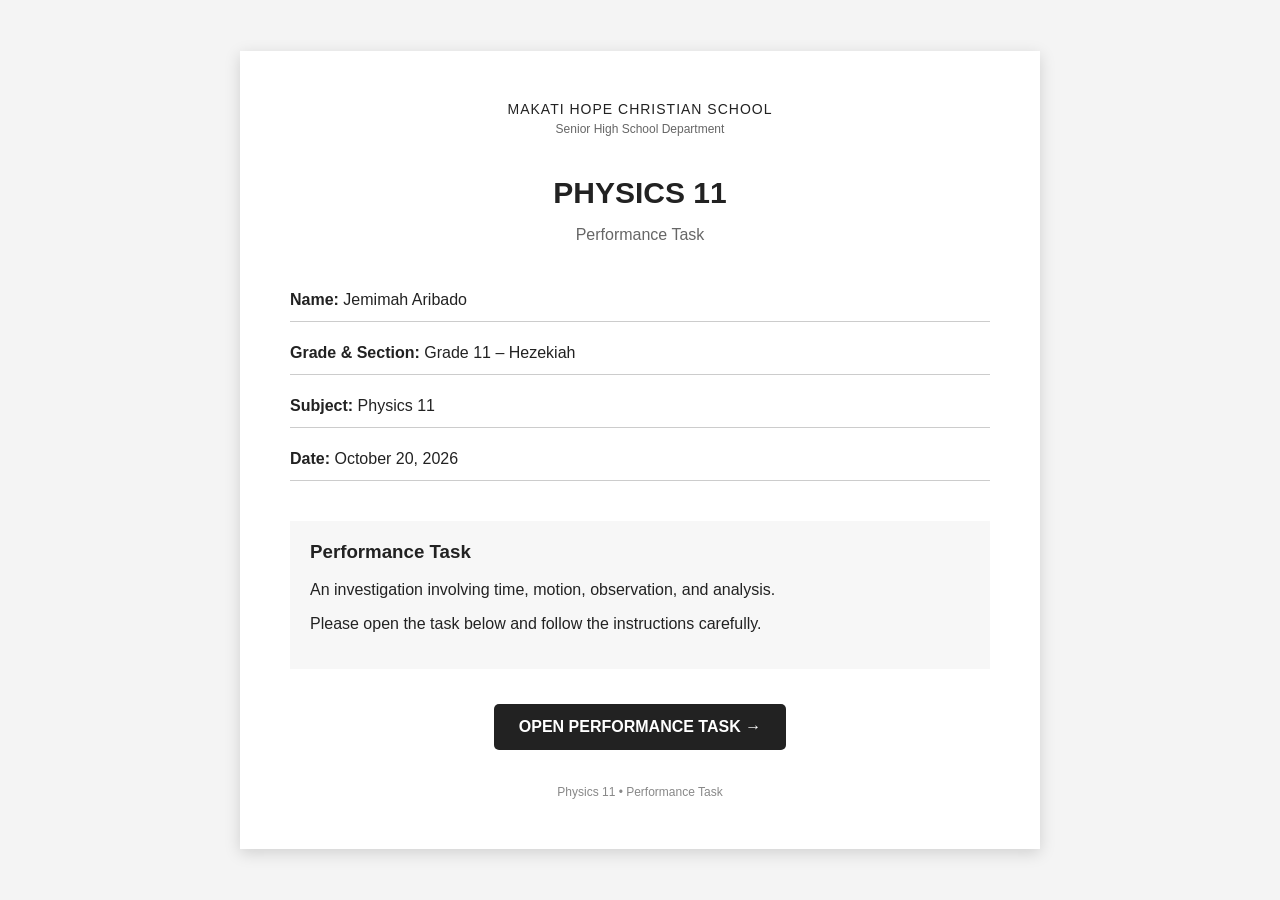
<file: index.html>
<!DOCTYPE html>
<html lang="en">

<head>

    <meta charset="UTF-8">

    <meta name="viewport" content="width=device-width, initial-scale=1.0">

    <title>Physics 11 - Performance Task</title>

    <link rel="stylesheet" href="style.css">

</head>


<body>

    <div class="paper">

        <div class="school">
            MAKATI HOPE CHRISTIAN SCHOOL
        </div>

        <div class="department">
            Senior High School Department
        </div>


        <h1>PHYSICS 11</h1>

        <p class="subtitle">
            Performance Task
        </p>


        <div class="details">

            <div class="line">
                <strong>Name:</strong> Jemimah Aribado
            </div>

            <div class="line">
                <strong>Grade & Section:</strong> Grade 11 – Hezekiah
            </div>

            <div class="line">
                <strong>Subject:</strong> Physics 11
            </div>

            <div class="line">
                <strong>Date:</strong> October 20, 2026
            </div>

        </div>


        <div class="instructions">

            <h3>Performance Task</h3>

            <p>
                An investigation involving time, motion,
                observation, and analysis.
            </p>

            <p>
                Please open the task below and follow
                the instructions carefully.
            </p>

        </div>


        <a href="surprise.html" class="open-button">
            OPEN PERFORMANCE TASK →
        </a>


        <div class="footer">
            Physics 11 • Performance Task
        </div>

    </div>

</body>

</html>
</file>
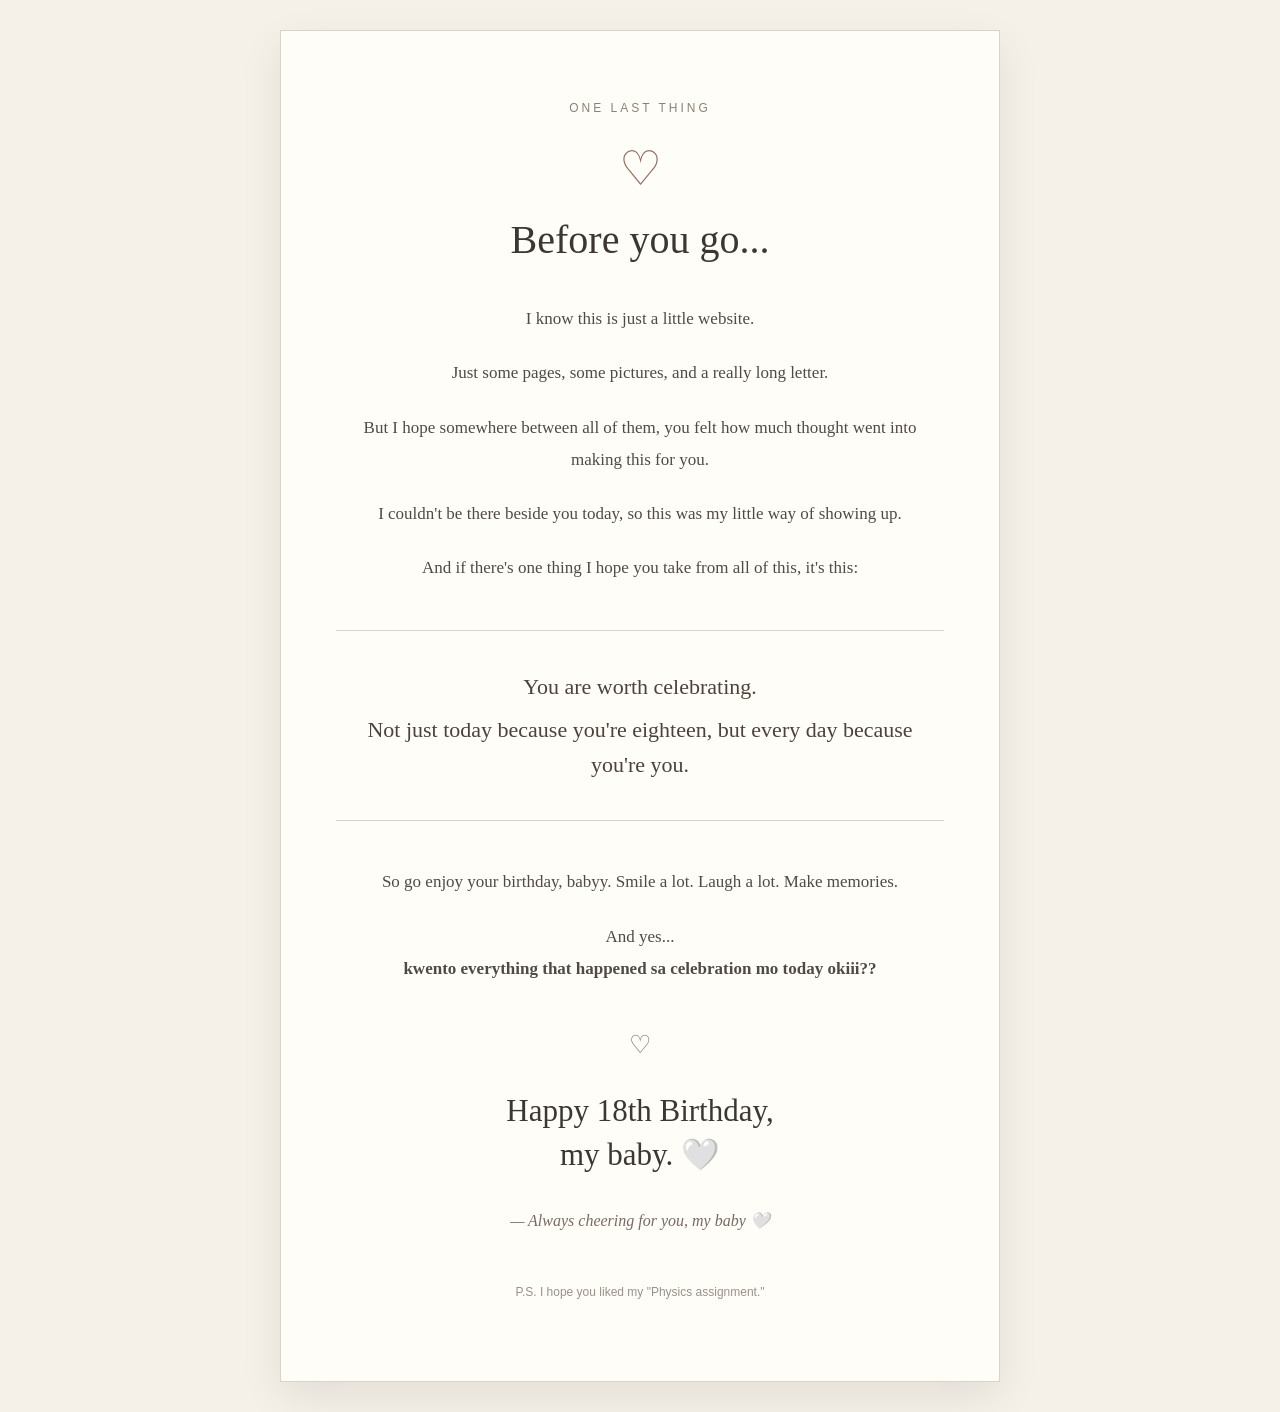
<file: final.html>
<!DOCTYPE html>
<html lang="en">

<head>

    <meta charset="UTF-8">

    <meta name="viewport" content="width=device-width, initial-scale=1.0">

    <title>One Last Thing 🤍</title>

    <link rel="stylesheet" href="final.css">

</head>


<body>

    <main class="final-page">

        <p class="small-label">
            ONE LAST THING
        </p>


        <div class="heart">
            ♡
        </div>


        <h1>
            Before you go...
        </h1>


        <p class="message">
            I know this is just a little website.
        </p>


        <p class="message">
            Just some pages, some pictures,
            and a really long letter.
        </p>


        <p class="message">
            But I hope somewhere between all of them,
            you felt how much thought went into making this
            for you.
        </p>


        <p class="message">
            I couldn't be there beside you today,
            so this was my little way of showing up.
        </p>


        <p class="message">
            And if there's one thing I hope you take
            from all of this, it's this:
        </p>


        <div class="main-message">

            <p>
                You are worth celebrating.
            </p>

            <p>
                Not just today because you're eighteen,
                but every day because you're you.
            </p>

        </div>


        <p class="message">
            So go enjoy your birthday, babyy.
            Smile a lot. Laugh a lot.
            Make memories.
        </p>


        <p class="message">
            And yes...
            <br>
            <strong>kwento everything that happened sa celebration mo today okiii?? </strong>
        </p>


        <div class="divider">
            ♡
        </div>


        <h2>
            Happy 18th Birthday,
            <br>
            my baby. 🤍
        </h2>


        <p class="ending">
            — Always cheering for you, my baby 🤍
        </p>


        <p class="tiny-note">
            P.S. I hope you liked my "Physics assignment." 
        </p>

    </main>

</body>

</html>
</file>
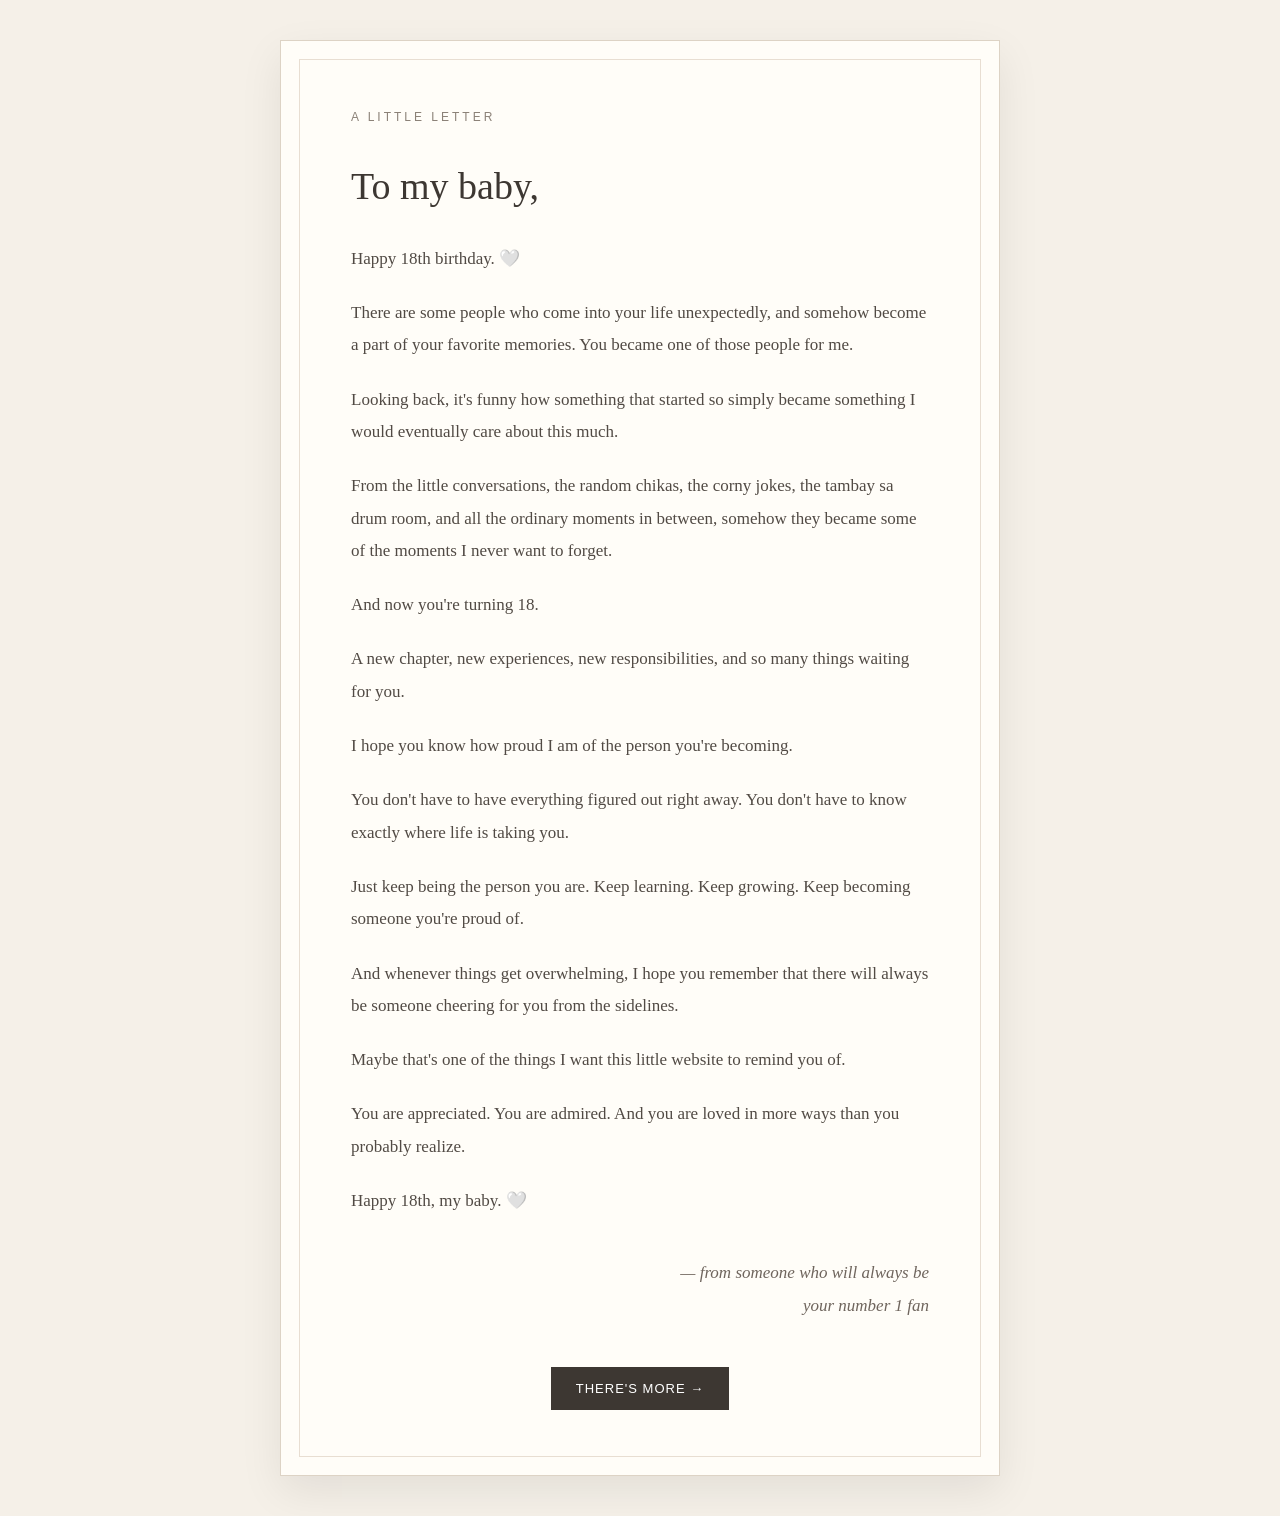
<file: letter.html>
<!DOCTYPE html>
<html lang="en">

<head>

    <meta charset="UTF-8">

    <meta name="viewport" content="width=device-width, initial-scale=1.0">

    <title>A Little Letter 🤍</title>

    <link rel="stylesheet" href="letter.css">

</head>


<body>

    <main class="letter-page">

        <article class="letter">

            <p class="label">
                A LITTLE LETTER
            </p>


            <h1>
                To my baby,
            </h1>


            <p>
                Happy 18th birthday. 🤍
            </p>


            <p>
                There are some people who come into your life
                unexpectedly, and somehow become a part of
                your favorite memories. You became one of those
                people for me.
            </p>


            <p>
                Looking back, it's funny how something that
                started so simply became something I would
                eventually care about this much.
            </p>


            <p>
                From the little conversations, the random chikas,
                the corny jokes, the tambay sa drum room, and all the ordinary
                moments in between, somehow they became some
                of the moments I never want to forget.
            </p>


            <p>
                And now you're turning 18.
            </p>


            <p>
                A new chapter, new experiences, new responsibilities,
                and so many things waiting for you.
            </p>


            <p>
                I hope you know how proud I am of the person
                you're becoming.
            </p>


            <p>
                You don't have to have everything figured out
                right away. You don't have to know exactly where
                life is taking you.
            </p>


            <p>
                Just keep being the person you are.
                Keep learning. Keep growing. Keep becoming
                someone you're proud of.
            </p>


            <p>
                And whenever things get overwhelming,
                I hope you remember that there will always be
                someone cheering for you from the sidelines.
            </p>


            <p>
                Maybe that's one of the things I want this little
                website to remind you of.
            </p>


            <p>
                You are appreciated.
                You are admired.
                And you are loved in more ways than you probably
                realize.
            </p>


            <p>
                Happy 18th, my baby. 🤍
            </p>


            <p class="signature">
                — from someone who will always be<br>
                your number 1 fan
            </p>


            <a href="photos.html" class="next-button">
                THERE'S MORE → 
            </a>

        </article>

    </main>

</body>

</html>
</file>
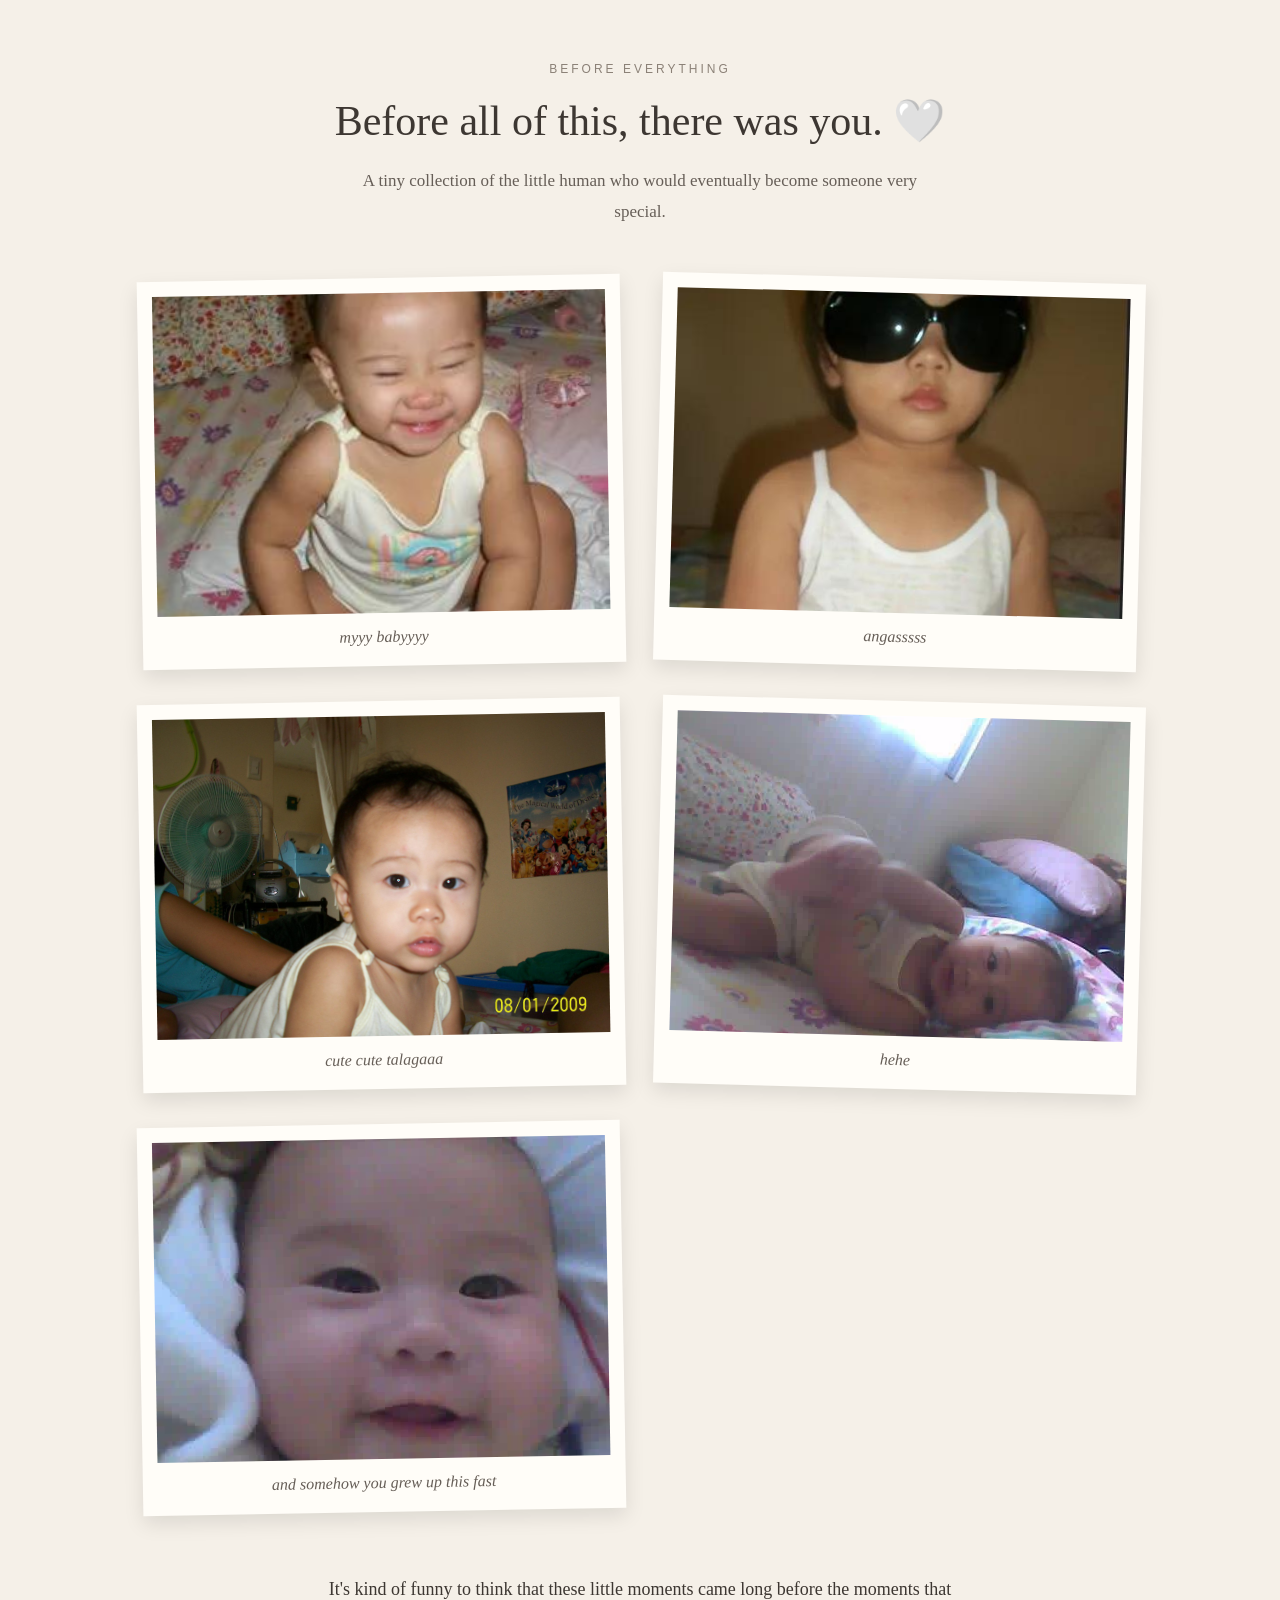
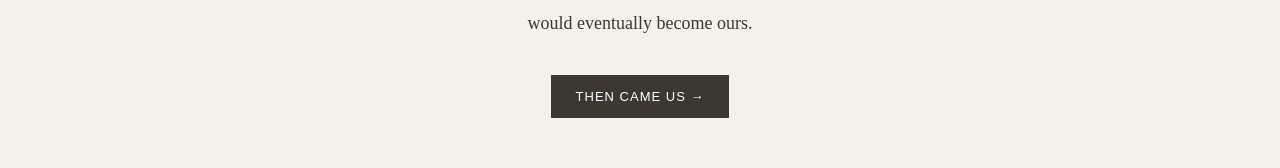
<file: photos.html>
<!DOCTYPE html>
<html lang="en">

<head>

    <meta charset="UTF-8">

    <meta name="viewport" content="width=device-width, initial-scale=1.0">

    <title>A Little Piece of You 🤍</title>

    <link rel="stylesheet" href="photos.css">

</head>


<body>

    <main class="photo-page">

        <p class="label">
            BEFORE EVERYTHING
        </p>


        <h1>
            Before all of this,
            there was you. 🤍
        </h1>


        <p class="intro">
            A tiny collection of the little human
            who would eventually become someone
            very special.
        </p>


        <section class="photo-grid">

            <div class="photo-card">

                <img src="images/BP1.jpg" alt="Baby photo 1">

                <p>
                    myyy babyyyy
                </p>

            </div>


            <div class="photo-card">

                <img src="images/BP2.jpg" alt="Baby photo 2">

                <p>
                    angasssss
                </p>

            </div>


            <div class="photo-card">

                <img src="images/BP3.jpg" alt="Baby photo 3">

                <p>
                    cute cute talagaaa
                </p>

            </div>


            <div class="photo-card">

                <img src="images/BP4.jpg" alt="Baby photo 4">

                <p>
                    hehe
                </p>

            </div>


            <div class="photo-card">

                <img src="images/BP5.jpg" alt="Baby photo 5">

                <p>
                    and somehow you grew up this fast
                </p>

            </div>

        </section>


        <p class="closing">
            It's kind of funny to think that these
            little moments came long before the moments
            that would eventually become ours.
        </p>


        <a href="us.html" class="next-button">
            THEN CAME US → 
        </a>

    </main>

</body>

</html>
</file>
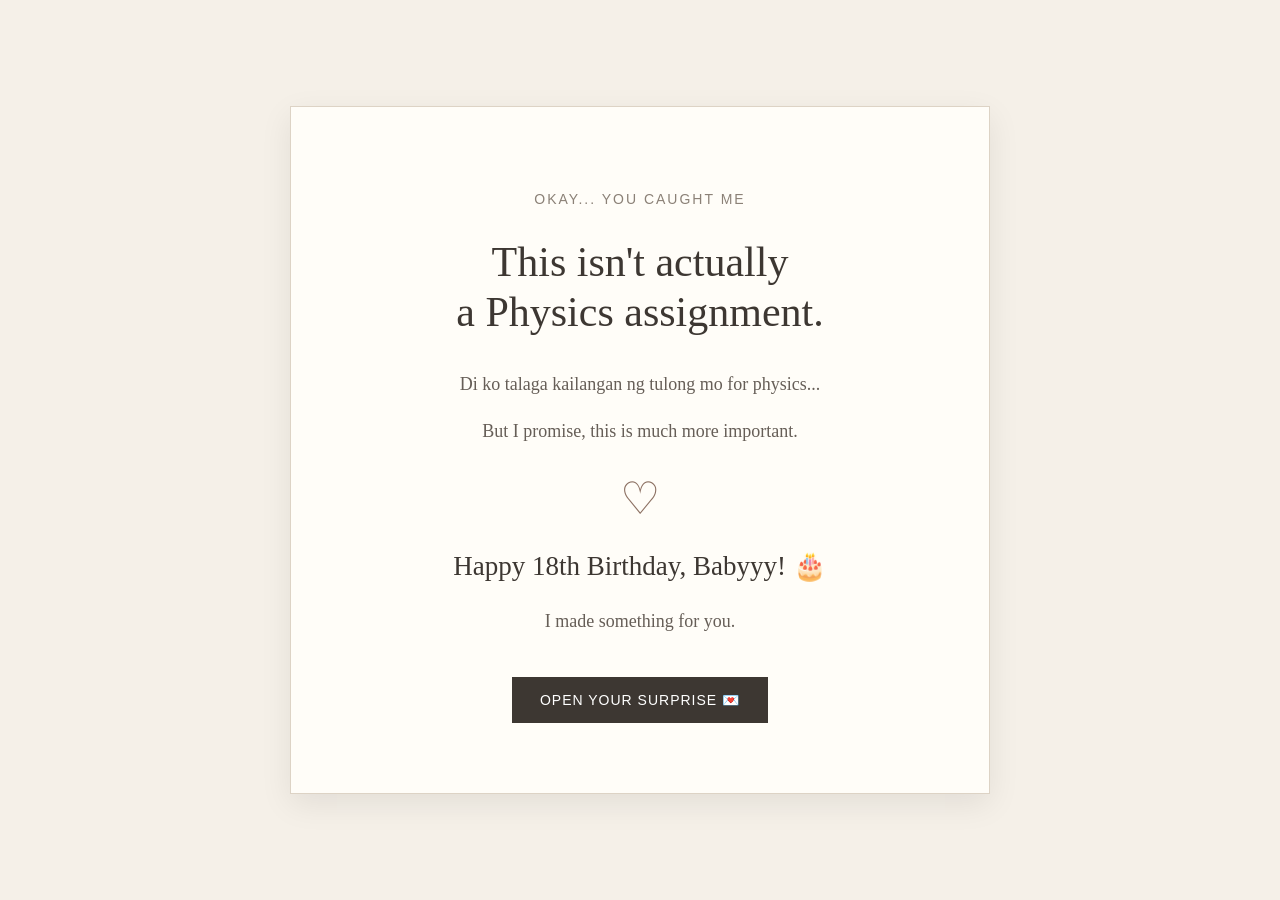
<file: surprise.html>
<!DOCTYPE html>
<html lang="en">

<head>

    <meta charset="UTF-8">

    <meta name="viewport" content="width=device-width, initial-scale=1.0">

    <title>Okay... You Caught Me 🤍</title>

    <link rel="stylesheet" href="surprise.css">

</head>


<body>

    <main class="surprise-page">

        <p class="small-text">
            okay... you caught me 
        </p>


        <h1>
            This isn't actually<br>
            a Physics assignment.
        </h1>


        <p class="message">
            Di ko talaga kailangan ng tulong mo for physics...
        </p>


        <p class="message">
            But I promise, this is much more important.
        </p>


        <div class="heart">
            ♡
        </div>


        <h2>
            Happy 18th Birthday, Babyyy! 🎂
        </h2>


        <p class="message">
            I made something for you.
        </p>


        <a href="letter.html" class="open-button">
            OPEN YOUR SURPRISE 💌
        </a>

    </main>

</body>

</html>
</file>
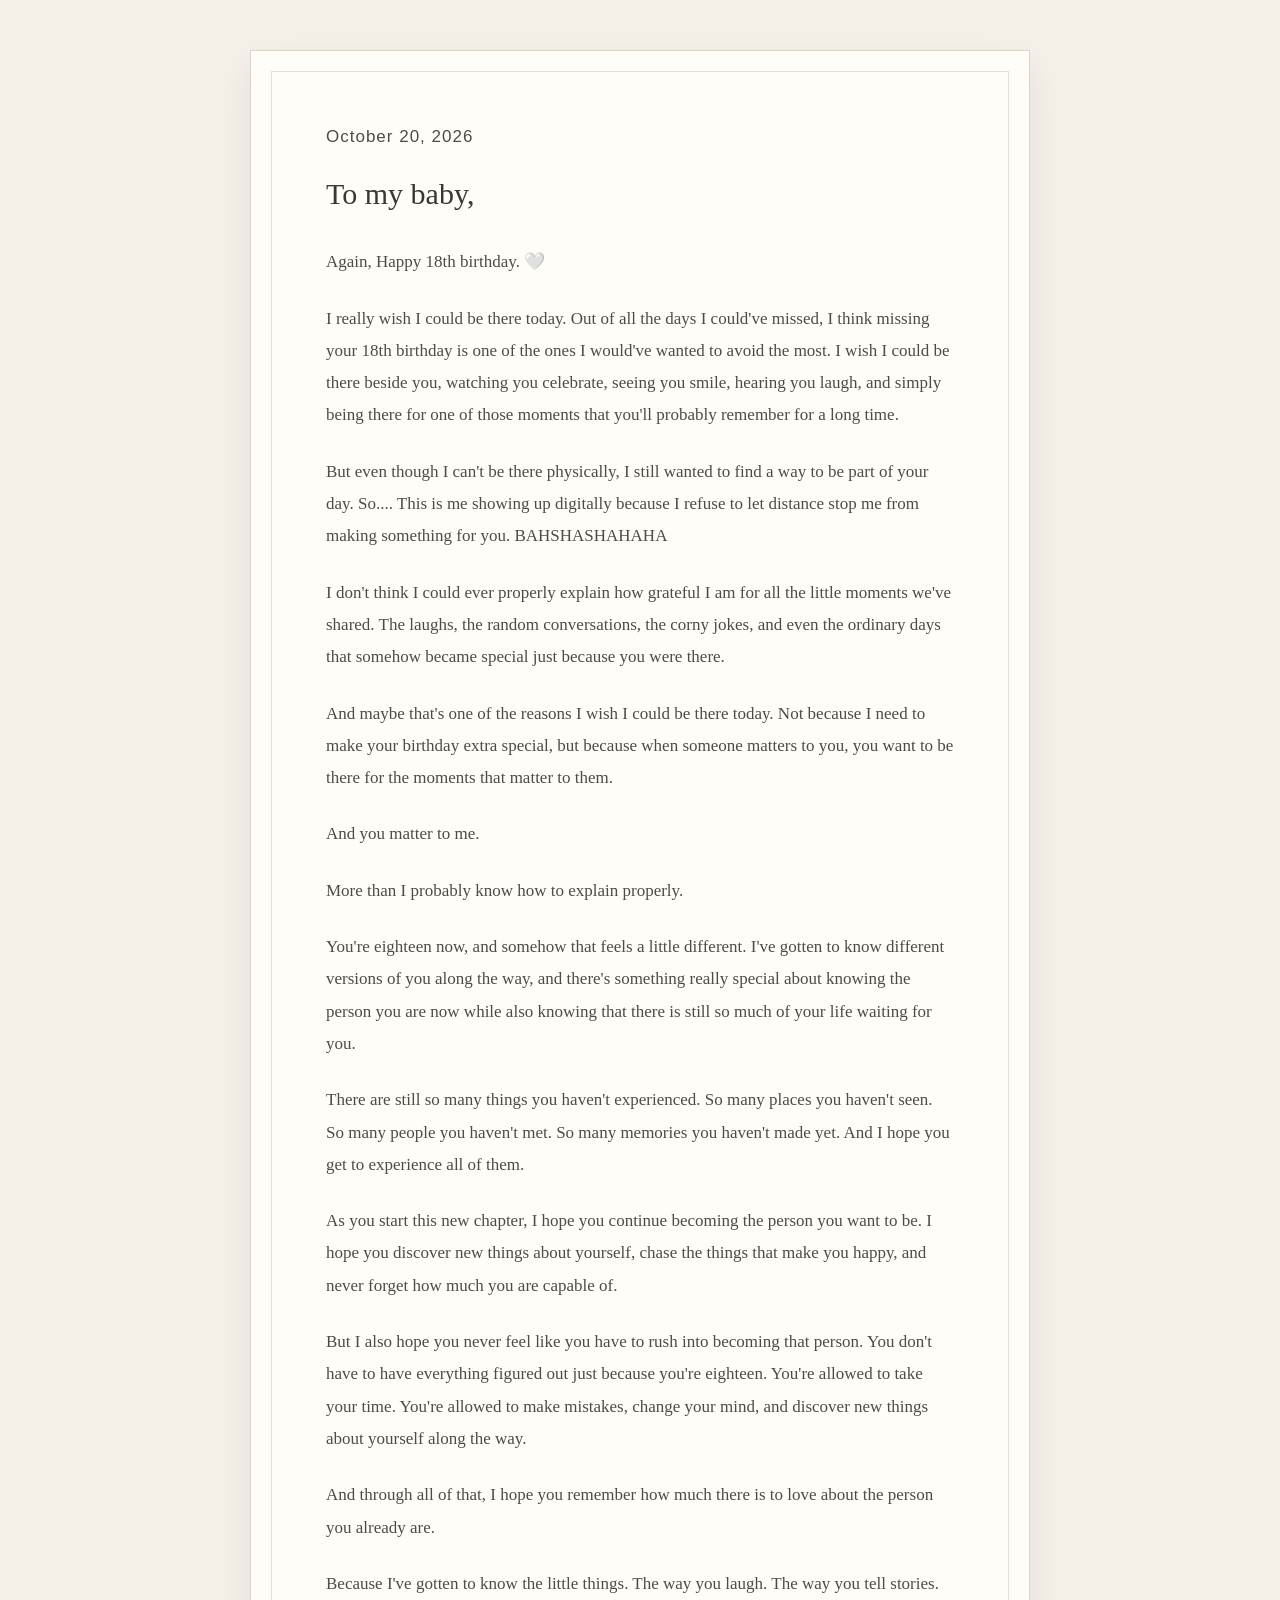
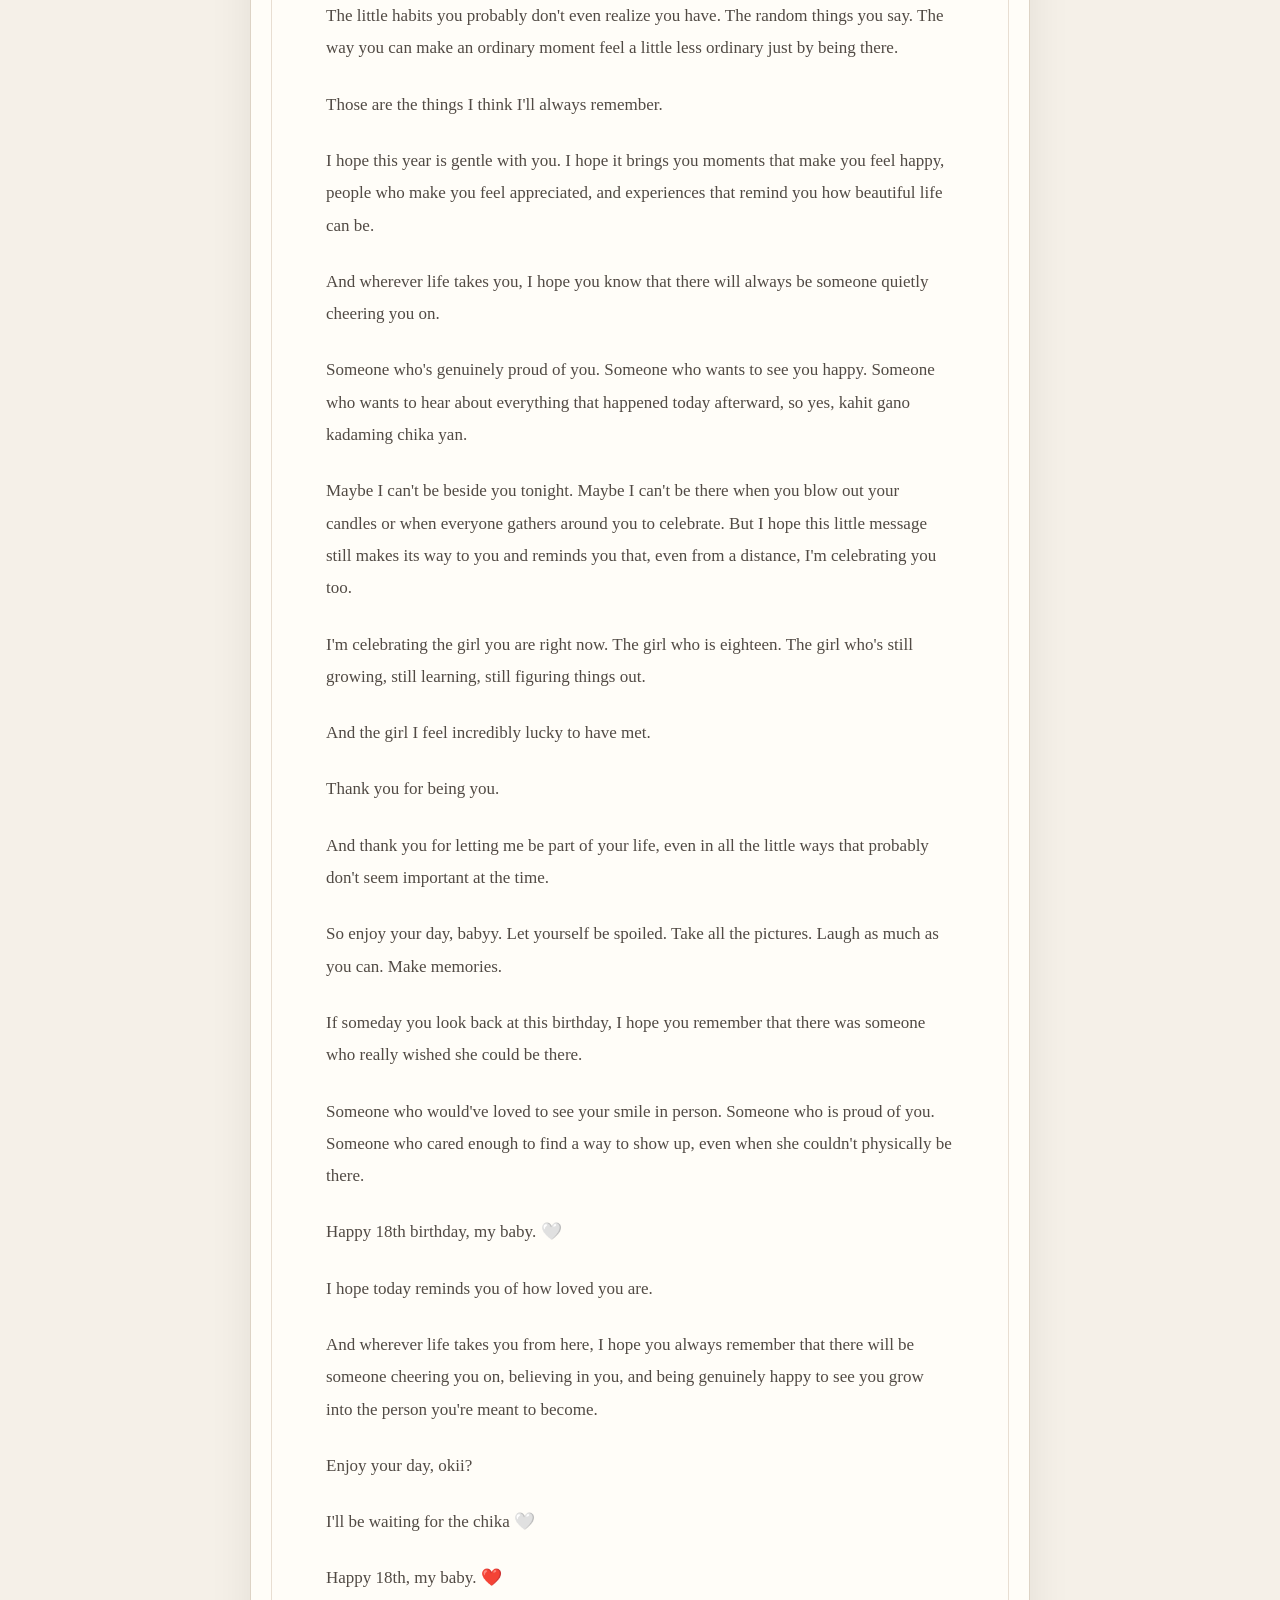
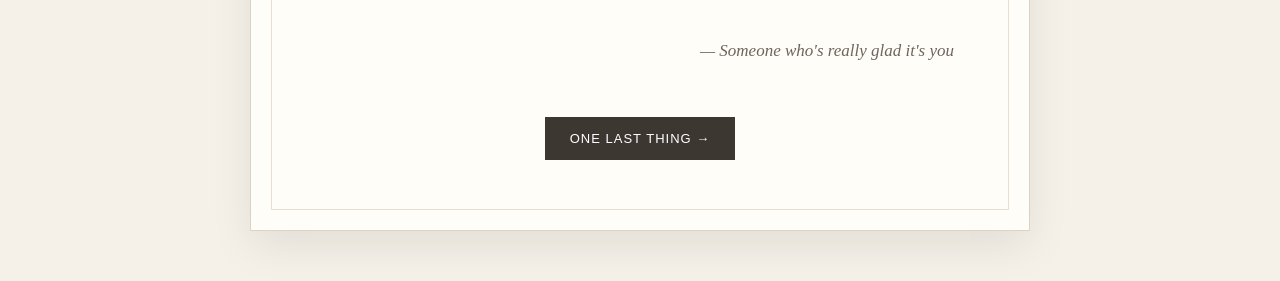
<file: sweet.html>
<!DOCTYPE html>
<html lang="en">

<head>

    <meta charset="UTF-8">

    <meta name="viewport" content="width=device-width, initial-scale=1.0">

    <title>For My Baby 🤍</title>

    <link rel="stylesheet" href="sweet.css">

</head>


<body>

    <main class="sweet-page">

        <article class="sweet-letter">

            <p class="letter-date">
                October 20, 2026
            </p>


            <h3>
                To my baby,
            </h3>


            <p>
                Again, Happy 18th birthday. 🤍
            </p>



            <p>
                I really wish I could be there today.
                Out of all the days I could've missed, I think
                missing your 18th birthday is one of the ones
                I would've wanted to avoid the most. I wish I
                could be there beside you, watching you celebrate,
                seeing you smile, hearing you laugh, and simply
                being there for one of those moments that you'll
                probably remember for a long time.
            </p>


            <p>
                But even though I can't be there physically,
                I still wanted to find a way to be part of your day.
                So.... This is me showing up digitally because
                I refuse to let distance stop me from
                making something for you. BAHSHASHAHAHA
            </p>


            <p>
                I don't think I could ever properly explain
                how grateful I am for all the little moments
                we've shared. The laughs, the random conversations,
                the corny jokes, and even the ordinary days that
                somehow became special just because you were there.
            </p>


            <p>
                And maybe that's one of the reasons I wish I could
                be there today. Not because I need to make your
                birthday extra special, but because when someone matters
                to you, you want to be there for the moments that
                matter to them.
            </p>


            <p>
                And you matter to me.
            </p>


            <p>
                More than I probably know how to explain properly.
            </p>


            <p>
                You're eighteen now, and somehow that feels a little
                different. I've gotten to know different versions of
                you along the way, and there's something really special
                about knowing the person you are now while also knowing
                that there is still so much of your life waiting for you.
            </p>


            <p>
                There are still so many things you haven't experienced.
                So many places you haven't seen. So many people you
                haven't met. So many memories you haven't made yet.
                And I hope you get to experience all of them.
            </p>


            <p>
                As you start this new chapter, I hope you continue
                becoming the person you want to be. I hope you discover
                new things about yourself, chase the things that make
                you happy, and never forget how much you are capable of.
            </p>


            <p>
                But I also hope you never feel like you have to rush
                into becoming that person. You don't have to have
                everything figured out just because you're eighteen.
                You're allowed to take your time. You're allowed to
                make mistakes, change your mind, and discover new
                things about yourself along the way.
            </p>


            <p>
                And through all of that, I hope you remember how much
                there is to love about the person you already are.
            </p>


            <p>
                Because I've gotten to know the little things.
                The way you laugh. The way you tell stories.
                The little habits you probably don't even realize
                you have. The random things you say. The way you can
                make an ordinary moment feel a little less ordinary
                just by being there.
            </p>


            <p>
                Those are the things I think I'll always remember.
            </p>


            <p>
                I hope this year is gentle with you. I hope it brings
                you moments that make you feel happy, people who make
                you feel appreciated, and experiences that remind you
                how beautiful life can be.
            </p>


            <p>
                And wherever life takes you, I hope you know that
                there will always be someone quietly cheering you on.
            </p>


            <p>
                Someone who's genuinely proud of you.
                Someone who wants to see you happy.
                Someone who wants to hear about everything that
                happened today afterward, so yes, kahit gano kadaming chika yan.
            </p>


            <p>
                Maybe I can't be beside you tonight. Maybe I can't
                be there when you blow out your candles or when
                everyone gathers around you to celebrate.
                But I hope this little message still makes its way
                to you and reminds you that, even from a distance,
                I'm celebrating you too.
            </p>


            <p>
                I'm celebrating the girl you are right now.
                The girl who is eighteen. The girl who's still
                growing, still learning, still figuring things out.
            </p>


            <p>
                And the girl I feel incredibly lucky to have met.
            </p>


            <p>
                Thank you for being you.
            </p>


            <p>
                And thank you for letting me be part of your life,
                even in all the little ways that probably don't
                seem important at the time.
            </p>


            <p>
                So enjoy your day, babyy.
                Let yourself be spoiled. Take all the pictures.
                Laugh as much as you can. Make memories.
            </p>


            <p>
                If someday you look back at this birthday, I hope
                you remember that there was someone who really wished
                she could be there.
            </p>


            <p>
                Someone who would've loved to see your smile in person.
                Someone who is proud of you.
                Someone who cared enough to find a way to show up,
                even when she couldn't physically be there.
            </p>


            <p>
                Happy 18th birthday, my baby. 🤍
            </p>


            <p>
                I hope today reminds you of how loved you are.
            </p>


            <p>
                And wherever life takes you from here, I hope you
                always remember that there will be someone cheering
                you on, believing in you, and being genuinely happy
                to see you grow into the person you're meant to become.
            </p>


            <p>
                Enjoy your day, okii?
            </p>


            <p>
                I'll be waiting for the chika 🤍
            </p>


            <p>
                Happy 18th, my baby. ❤️
            </p>


            <p class="letter-signature">
                — Someone who's really glad it's you
            </p>


            <a href="final.html" class="next-button">
                ONE LAST THING →
            </a>

        </article>

    </main>

</body>

</html>
</file>
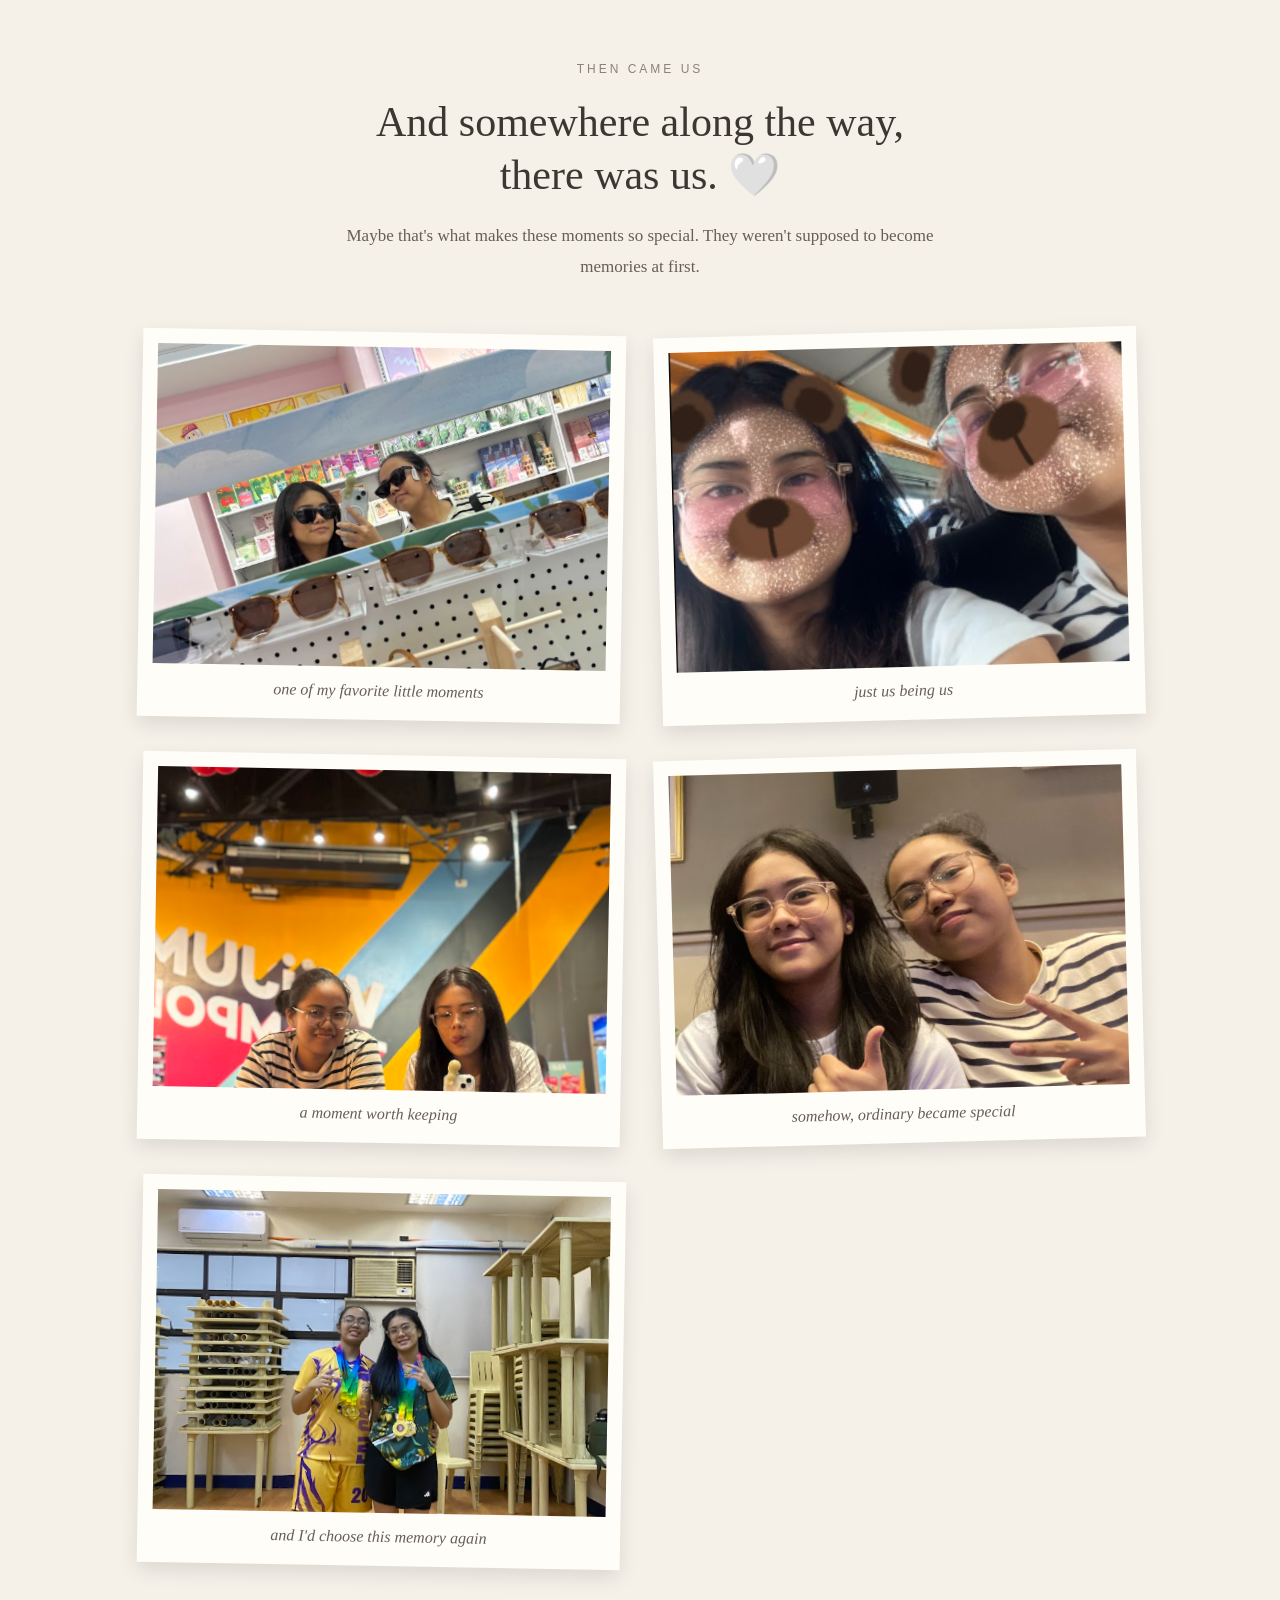
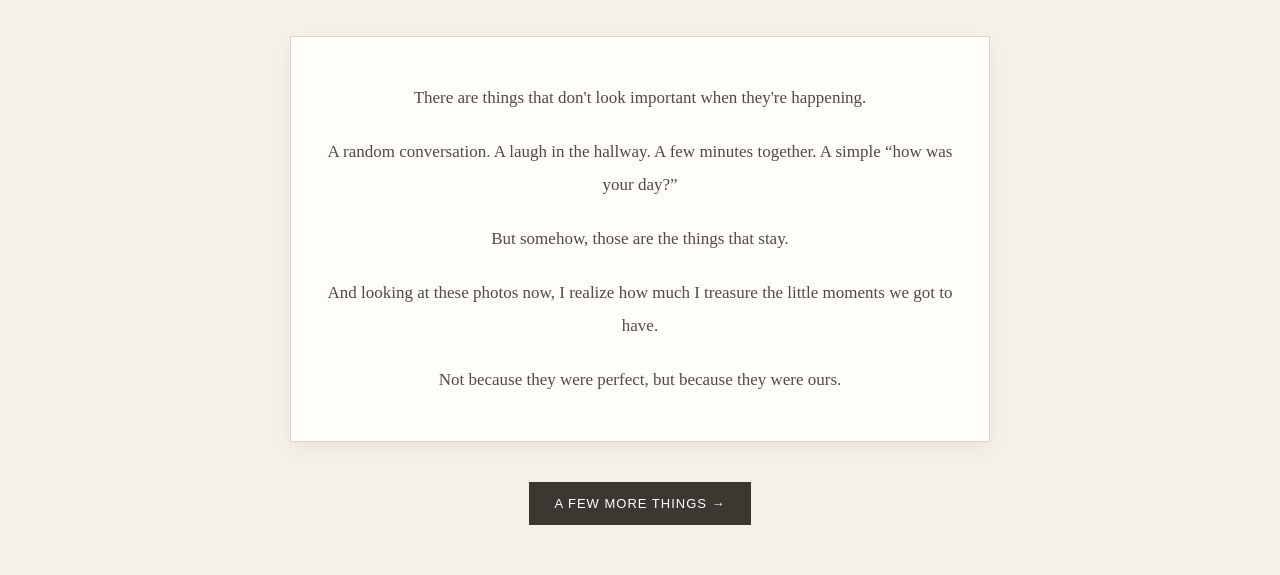
<file: us.html>
<!DOCTYPE html>
<html lang="en">

<head>

    <meta charset="UTF-8">

    <meta name="viewport" content="width=device-width, initial-scale=1.0">

    <title>Then Came Us 🤍</title>

    <link rel="stylesheet" href="us.css">

</head>


<body>

    <main class="us-page">

        <p class="label">
            THEN CAME US
        </p>


        <h1>
            And somewhere along the way,<br>
            there was us. 🤍
        </h1>


        <p class="intro">
            Maybe that's what makes these moments
            so special. They weren't supposed to become
            memories at first.
        </p>


        <section class="memory-grid">

            <div class="memory-card">

                <img src="images/mirror2.png" alt="A photo of us">

                <p>
                    one of my favorite little moments
                </p>

            </div>


            <div class="memory-card">

                <img src="images/bear.png" alt="A photo of us">

                <p>
                    just us being us
                </p>

            </div>


            <div class="memory-card">

                <img src="images/mirror.png" alt="A photo of us">

                <p>
                    a moment worth keeping
                </p>

            </div>


            <div class="memory-card">

                <img src="images/pic.png" alt="A photo of us">

                <p>
                    somehow, ordinary became special
                </p>

            </div>


            <div class="memory-card">

                <img src="images/intrams.png" alt="A photo of us">

                <p>
                    and I'd choose this memory again
                </p>

            </div>

        </section>


        <div class="letter-section">

            <p>
                There are things that don't look important
                when they're happening.
            </p>

            <p>
                A random conversation.
                A laugh in the hallway.
                A few minutes together.
                A simple “how was your day?”
            </p>

            <p>
                But somehow, those are the things that stay.
            </p>

            <p>
                And looking at these photos now,
                I realize how much I treasure the little
                moments we got to have.
            </p>

            <p>
                Not because they were perfect,
                but because they were ours.
            </p>

        </div>


        <a href="sweet.html" class="next-button">
            A FEW MORE THINGS → 
        </a>

    </main>

</body>

</html>
</file>
<file: style.css>
* {
    box-sizing: border-box;
}

body {
    margin: 0;
    padding: 40px 20px;

    min-height: 100vh;

    background: #f4f4f4;

    color: #222;

    font-family: Arial, sans-serif;

    display: flex;
    justify-content: center;
    align-items: center;
}

.paper {
    width: 100%;
    max-width: 800px;

    background: white;

    padding: 50px;

    box-shadow: 0 4px 15px rgba(0, 0, 0, 0.15);
}

.school {
    text-align: center;

    font-size: 14px;

    letter-spacing: 1px;

    margin-bottom: 5px;
}

.department {
    text-align: center;

    font-size: 12px;

    color: #666;

    margin-bottom: 40px;
}

h1 {
    text-align: center;

    font-size: 30px;

    margin-bottom: 5px;
}

.subtitle {
    text-align: center;

    color: #666;

    margin-bottom: 40px;
}

.details {
    line-height: 2;

    margin-bottom: 40px;
}

.line {
    border-bottom: 1px solid #ccc;

    padding-bottom: 5px;

    margin-bottom: 15px;
}

.instructions {
    background: #f7f7f7;

    padding: 20px;

    margin-bottom: 35px;
}

.instructions h3 {
    margin-top: 0;
}

.open-button {
    display: block;

    width: fit-content;

    margin: auto;

    padding: 14px 25px;

    background: #222;

    color: white;

    text-decoration: none;

    border-radius: 5px;

    font-weight: bold;

    transition: 0.2s;
}

.open-button:hover {
    background: #555;
}

.footer {
    text-align: center;

    margin-top: 35px;

    font-size: 12px;

    color: #888;
}


@media (max-width: 600px) {

    .paper {
        padding: 30px 20px;
    }

    h1 {
        font-size: 26px;
    }

}
</file>
<file: final.css>
* {
    box-sizing: border-box;
}

body {
    margin: 0;
    min-height: 100vh;
    padding: 30px 20px;
    background: #f5f0e8;
    color: #3d3732;
    font-family: Georgia, "Times New Roman", serif;

    display: flex;
    justify-content: center;
    align-items: center;
}

.final-page {
    width: 100%;
    max-width: 720px;
    padding: 70px 55px;
    text-align: center;

    background: #fffdf8;
    border: 1px solid #ddd3c5;

    box-shadow: 0 15px 40px rgba(0, 0, 0, 0.08);

    animation: appear 1s ease;
}

.small-label {
    margin: 0 0 25px;

    font-family: Arial, sans-serif;
    font-size: 12px;
    letter-spacing: 3px;
    text-transform: uppercase;

    color: #8b8177;
}

.heart {
    margin-bottom: 20px;

    font-size: 48px;
    color: #8b6f61;
}

h1 {
    margin: 0 0 40px;

    font-size: 40px;
    font-weight: normal;
}

.message {
    max-width: 570px;
    margin: 0 auto 22px;

    font-size: 17px;
    line-height: 1.9;

    color: #514a44;
}

.main-message {
    margin: 45px auto;

    padding: 30px 25px;

    border-top: 1px solid #ddd3c5;
    border-bottom: 1px solid #ddd3c5;
}

.main-message p {
    margin: 8px 0;

    font-size: 22px;
    line-height: 1.6;

    color: #4d423b;
}

.divider {
    margin: 45px 0 30px;

    font-size: 25px;
    color: #8b6f61;
}

h2 {
    margin: 0;

    font-size: 31px;
    line-height: 1.4;
    font-weight: normal;
}

.ending {
    margin-top: 35px;

    font-size: 16px;
    font-style: italic;

    color: #766b63;
}

.tiny-note {
    margin-top: 55px;

    font-family: Arial, sans-serif;
    font-size: 12px;

    color: #9a9189;
}

@keyframes appear {

    from {
        opacity: 0;
        transform: translateY(20px);
    }

    to {
        opacity: 1;
        transform: translateY(0);
    }

}

@media (max-width: 600px) {

    body {
        padding: 20px 12px;
    }

    .final-page {
        padding: 55px 25px;
    }

    h1 {
        font-size: 32px;
    }

    .message {
        font-size: 16px;
    }

    .main-message {
        padding: 25px 15px;
    }

    .main-message p {
        font-size: 19px;
    }

    h2 {
        font-size: 26px;
    }

}
</file>
<file: letter.css>
* {
    box-sizing: border-box;
}


body {
    margin: 0;

    min-height: 100vh;

    padding: 40px 20px;

    background: #f5f0e8;

    color: #3d3732;

    font-family: Georgia, "Times New Roman", serif;
}


.letter-page {
    width: 100%;

    display: flex;

    justify-content: center;
}


.letter {
    position: relative;

    width: 100%;

    max-width: 720px;

    padding: 65px 70px;

    background: #fffdf8;

    border: 1px solid #ddd3c5;

    box-shadow: 0 15px 40px rgba(0, 0, 0, 0.08);

    animation: appear 0.8s ease;
}


.letter::before {
    content: "";

    position: absolute;

    top: 18px;
    left: 18px;
    right: 18px;
    bottom: 18px;

    border: 1px solid #e8ded2;

    pointer-events: none;
}


.label {
    margin-bottom: 35px;

    font-family: Arial, sans-serif;

    font-size: 12px;

    letter-spacing: 3px;

    text-transform: uppercase;

    color: #8b8177;
}


h1 {
    margin-bottom: 35px;

    font-size: 38px;

    font-weight: normal;
}


p {
    margin: 0 0 22px;

    font-size: 17px;

    line-height: 1.9;

    color: #514a44;
}


.signature {
    margin-top: 40px;

    text-align: right;

    font-style: italic;

    color: #6f655d;
}


.next-button {
    display: block;

    width: fit-content;

    margin: 45px auto 0;

    padding: 14px 25px;

    background: #3d3732;

    color: white;

    text-decoration: none;

    font-family: Arial, sans-serif;

    font-size: 13px;

    letter-spacing: 1px;

    transition: 0.3s;
}


.next-button:hover {
    background: #665e57;

    transform: translateY(-2px);
}


@keyframes appear {

    from {
        opacity: 0;

        transform: translateY(15px);
    }

    to {
        opacity: 1;

        transform: translateY(0);
    }

}


@media (max-width: 600px) {

    body {
        padding: 20px 12px;
    }


    .letter {
        padding: 50px 28px;
    }


    h1 {
        font-size: 31px;
    }


    p {
        font-size: 16px;

        line-height: 1.8;
    }

}
</file>
<file: photos.css>
* {
    box-sizing: border-box;
}


body {
    margin: 0;

    min-height: 100vh;

    padding: 50px 20px;

    background: #f5f0e8;

    color: #3d3732;

    font-family: Georgia, "Times New Roman", serif;
}


.photo-page {
    width: 100%;

    max-width: 1000px;

    margin: auto;

    text-align: center;
}


.label {
    margin-bottom: 20px;

    font-family: Arial, sans-serif;

    font-size: 12px;

    letter-spacing: 3px;

    text-transform: uppercase;

    color: #8b8177;
}


h1 {
    max-width: 700px;

    margin: 0 auto 20px;

    font-size: 42px;

    line-height: 1.2;

    font-weight: normal;
}


.intro {
    max-width: 600px;

    margin: 0 auto 50px;

    font-size: 17px;

    line-height: 1.8;

    color: #665e57;
}


.photo-grid {
    display: grid;

    grid-template-columns: repeat(2, 1fr);

    gap: 35px;

    align-items: start;
}


.photo-card {
    background: #fffdf8;

    padding: 15px 15px 20px;

    box-shadow: 0 8px 20px rgba(0, 0, 0, 0.10);

    transform: rotate(-1deg);

    transition: 0.3s;
}


.photo-card:nth-child(even) {
    transform: rotate(1.5deg);
}


.photo-card:hover {
    transform: rotate(0deg) translateY(-5px);
}


.photo-card img {
    display: block;

    width: 100%;

    height: 320px;

    object-fit: cover;
}


.photo-card p {
    margin: 15px 5px 0;

    font-size: 16px;

    font-style: italic;

    color: #665e57;
}


.closing {
    max-width: 650px;

    margin: 60px auto 35px;

    font-size: 18px;

    line-height: 1.9;
}


.next-button {
    display: inline-block;

    padding: 14px 25px;

    background: #3d3732;

    color: white;

    text-decoration: none;

    font-family: Arial, sans-serif;

    font-size: 13px;

    letter-spacing: 1px;

    transition: 0.3s;
}


.next-button:hover {
    background: #665e57;

    transform: translateY(-2px);
}


@media (max-width: 700px) {

    body {
        padding: 35px 15px;
    }


    h1 {
        font-size: 32px;
    }


    .photo-grid {
        grid-template-columns: 1fr;

        gap: 30px;
    }


    .photo-card img {
        height: auto;

        max-height: 500px;
    }

}
</file>
<file: surprise.css>
* {
    box-sizing: border-box;
}


body {
    margin: 0;

    min-height: 100vh;

    padding: 30px;

    background: #f5f0e8;

    color: #3d3732;

    font-family: Georgia, "Times New Roman", serif;

    display: flex;

    justify-content: center;

    align-items: center;
}


.surprise-page {
    width: 100%;

    max-width: 700px;

    padding: 70px 50px;

    text-align: center;

    background: #fffdf8;

    border: 1px solid #ddd3c5;

    box-shadow: 0 10px 30px rgba(0, 0, 0, 0.08);

    animation: appear 1s ease;
}


.small-text {
    margin-bottom: 30px;

    font-family: Arial, sans-serif;

    font-size: 14px;

    letter-spacing: 2px;

    text-transform: uppercase;

    color: #8b8177;
}


h1 {
    margin: 0 0 30px;

    font-size: 42px;

    line-height: 1.2;

    font-weight: normal;
}


.message {
    max-width: 550px;

    margin: 15px auto;

    font-size: 18px;

    line-height: 1.8;

    color: #665e57;
}


.heart {
    margin: 25px 0;

    font-size: 45px;

    color: #8b6f61;
}


h2 {
    margin-top: 25px;

    font-size: 27px;

    font-weight: normal;
}


.open-button {
    display: inline-block;

    margin-top: 25px;

    padding: 15px 28px;

    background: #3d3732;

    color: white;

    text-decoration: none;

    font-family: Arial, sans-serif;

    font-size: 14px;

    letter-spacing: 1px;

    transition: 0.3s;
}


.open-button:hover {
    background: #665e57;

    transform: translateY(-2px);
}


@keyframes appear {

    from {
        opacity: 0;

        transform: translateY(15px);
    }

    to {
        opacity: 1;

        transform: translateY(0);
    }

}


@media (max-width: 600px) {

    .surprise-page {
        padding: 50px 25px;
    }


    h1 {
        font-size: 32px;
    }


    .message {
        font-size: 16px;
    }


    h2 {
        font-size: 23px;
    }

}
</file>
<file: sweet.css>
* {
    box-sizing: border-box;
}

body {
    margin: 0;
    min-height: 100vh;
    padding: 50px 20px;
    background: #f5f0e8;
    color: #3d3732;
    font-family: Georgia, "Times New Roman", serif;
}

.sweet-page {
    width: 100%;
    display: flex;
    justify-content: center;
}

.sweet-letter {
    position: relative;
    width: 100%;
    max-width: 780px;
    padding: 70px 75px;
    background: #fffdf8;
    border: 1px solid #ddd3c5;
    box-shadow: 0 15px 40px rgba(0, 0, 0, 0.08);
    animation: appear 0.8s ease;
}

.sweet-letter::before {
    content: "";
    position: absolute;
    top: 20px;
    left: 20px;
    right: 20px;
    bottom: 20px;
    border: 1px solid #e8ded2;
    pointer-events: none;
}

.letter-date {
    margin: 0 0 45px;
    font-family: Arial, sans-serif;
    font-size: 13px;
    color: #8b8177;
    letter-spacing: 1px;
}

h3 {
    margin: 0 0 35px;
    font-size: 30px;
    font-weight: normal;
}

.sweet-letter p {
    margin: 0 0 24px;
    font-size: 17px;
    line-height: 1.9;
    color: #514a44;
}

.letter-signature {
    margin-top: 40px !important;
    text-align: right;
    font-style: italic;
    color: #6f655d !important;
}

.next-button {
    display: block;
    width: fit-content;
    margin: 50px auto 0;
    padding: 14px 25px;
    background: #3d3732;
    color: white;
    text-decoration: none;
    font-family: Arial, sans-serif;
    font-size: 13px;
    letter-spacing: 1px;
    transition: 0.3s;
}

.next-button:hover {
    background: #665e57;
    transform: translateY(-2px);
}

@keyframes appear {
    from {
        opacity: 0;
        transform: translateY(15px);
    }

    to {
        opacity: 1;
        transform: translateY(0);
    }
}

@media (max-width: 700px) {

    body {
        padding: 25px 12px;
    }

    .sweet-letter {
        padding: 55px 28px;
    }

    .sweet-letter::before {
        top: 12px;
        left: 12px;
        right: 12px;
        bottom: 12px;
    }

    h3 {
        font-size: 27px;
    }

    .sweet-letter p {
        font-size: 16px;
        line-height: 1.85;
    }

    .letter-date {
        margin-bottom: 35px;
    }
}
</file>
<file: us.css>
* {
    box-sizing: border-box;
}


body {
    margin: 0;

    min-height: 100vh;

    padding: 50px 20px;

    background: #f5f0e8;

    color: #3d3732;

    font-family: Georgia, "Times New Roman", serif;
}


.us-page {
    width: 100%;

    max-width: 1000px;

    margin: auto;

    text-align: center;
}


.label {
    margin-bottom: 20px;

    font-family: Arial, sans-serif;

    font-size: 12px;

    letter-spacing: 3px;

    text-transform: uppercase;

    color: #8b8177;
}


h1 {
    margin: 0 auto 20px;

    font-size: 42px;

    line-height: 1.25;

    font-weight: normal;
}


.intro {
    max-width: 650px;

    margin: 0 auto 50px;

    font-size: 17px;

    line-height: 1.8;

    color: #665e57;
}


.memory-grid {
    display: grid;

    grid-template-columns: repeat(2, 1fr);

    gap: 35px;

    align-items: start;
}


.memory-card {
    background: #fffdf8;

    padding: 15px 15px 20px;

    box-shadow: 0 8px 20px rgba(0, 0, 0, 0.10);

    transform: rotate(1deg);

    transition: 0.3s;
}


.memory-card:nth-child(even) {
    transform: rotate(-1.5deg);
}


.memory-card:hover {
    transform: rotate(0deg) translateY(-5px);
}


.memory-card img {
    display: block;

    width: 100%;

    height: 320px;

    object-fit: cover;
}


.memory-card p {
    margin: 15px 5px 0;

    font-size: 16px;

    font-style: italic;

    color: #665e57;
}


.letter-section {
    max-width: 700px;

    margin: 70px auto 40px;

    padding: 45px 35px;

    background: #fffdf8;

    border: 1px solid #ddd3c5;

    box-shadow: 0 8px 20px rgba(0, 0, 0, 0.05);
}


.letter-section p {
    margin: 0 0 22px;

    font-size: 17px;

    line-height: 1.9;

    color: #514a44;
}


.letter-section p:last-child {
    margin-bottom: 0;
}


.next-button {
    display: inline-block;

    padding: 14px 25px;

    background: #3d3732;

    color: white;

    text-decoration: none;

    font-family: Arial, sans-serif;

    font-size: 13px;

    letter-spacing: 1px;

    transition: 0.3s;
}


.next-button:hover {
    background: #665e57;

    transform: translateY(-2px);
}


@media (max-width: 700px) {

    body {
        padding: 35px 15px;
    }


    h1 {
        font-size: 32px;
    }


    .memory-grid {
        grid-template-columns: 1fr;

        gap: 30px;
    }


    .memory-card img {
        height: auto;

        max-height: 500px;
    }


    .letter-section {
        padding: 35px 25px;
    }

}
</file>
